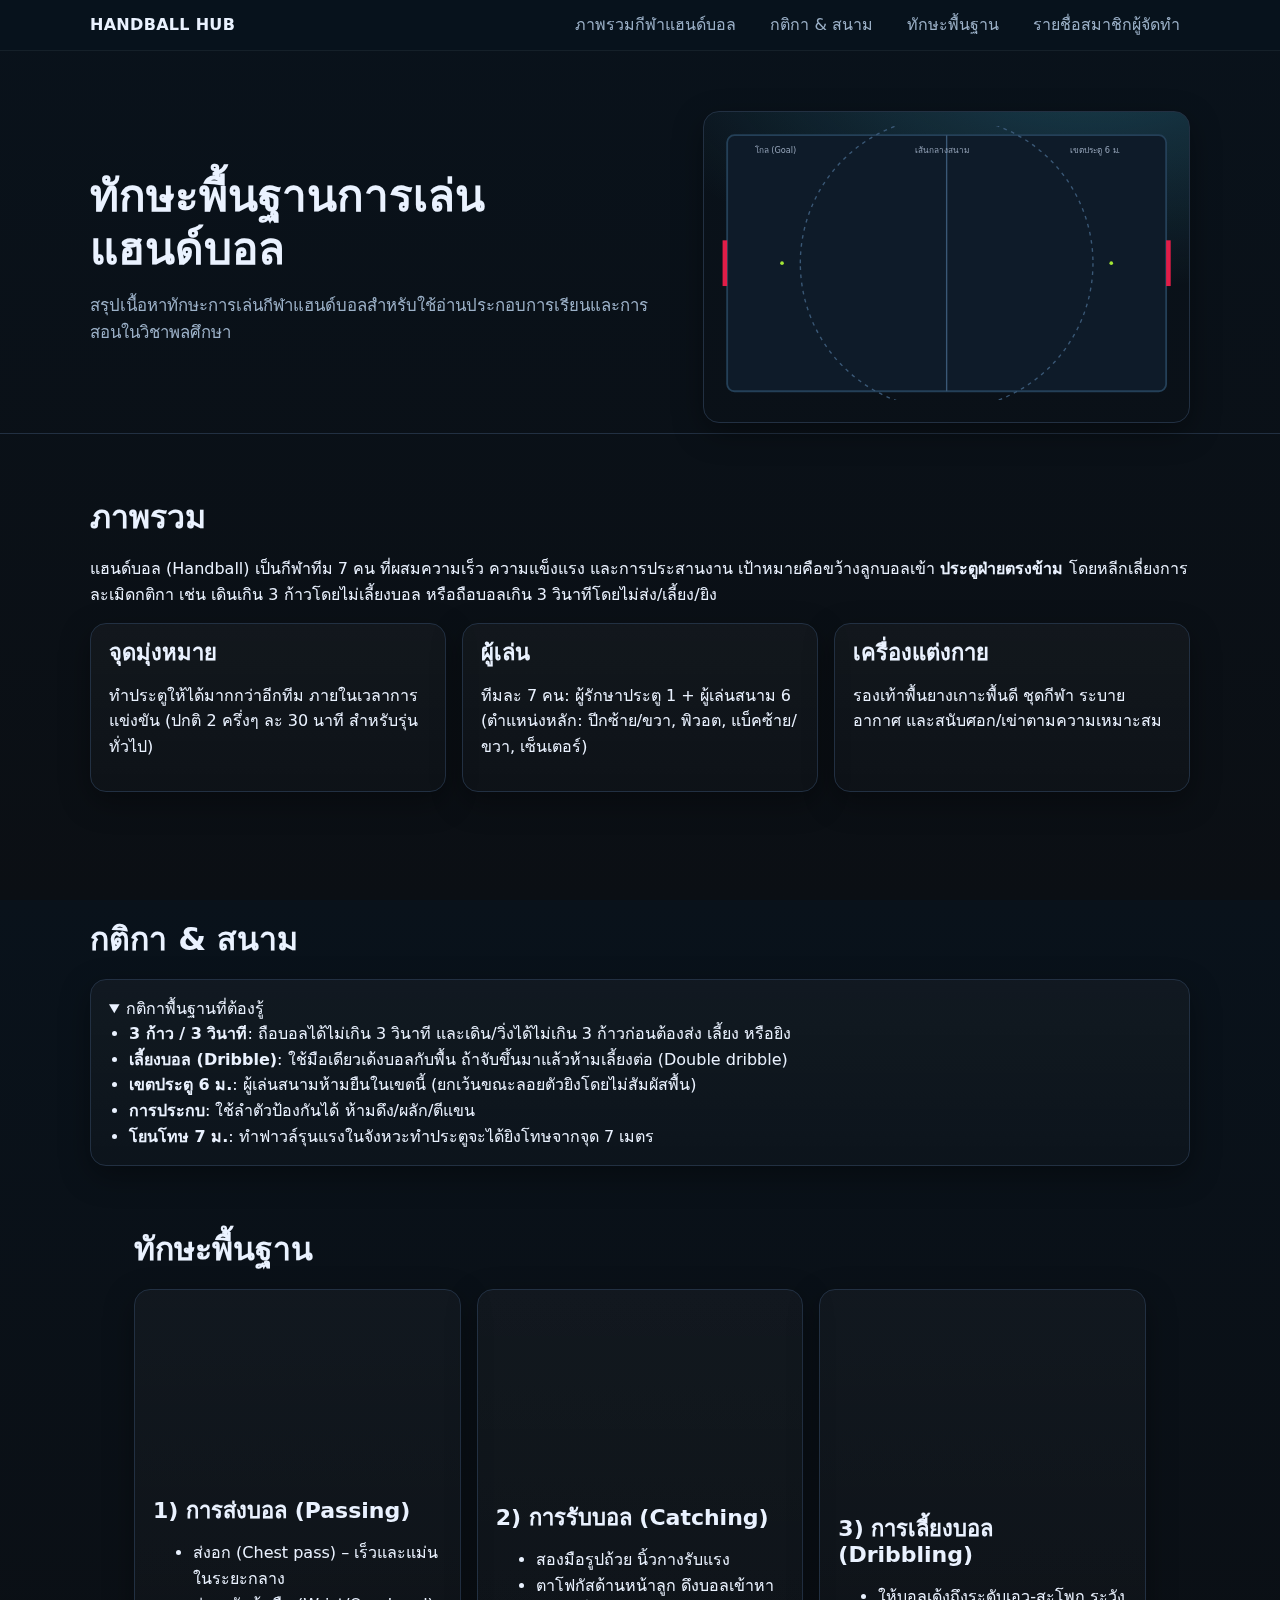
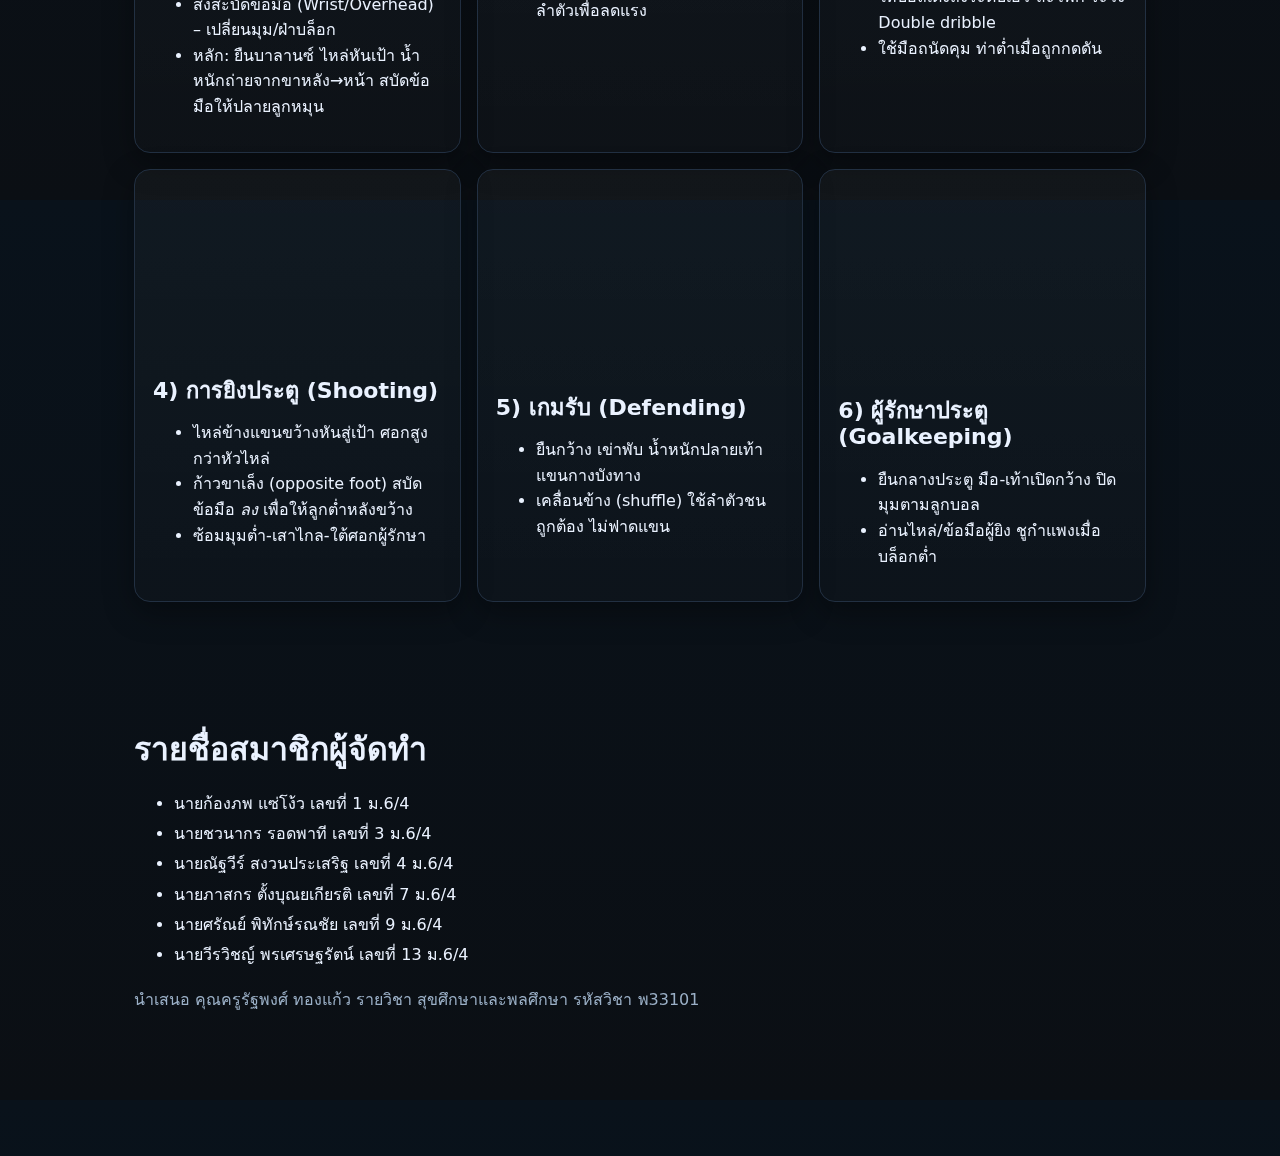
<file: index.html>
<!DOCTYPE html>
<html lang="th">
<head>
  <meta charset="utf-8" />
  <meta name="viewport" content="width=device-width, initial-scale=1" />
  <title>ทักษะพื้นฐานการเล่นแฮนด์บอล | PE Project</title>
  <meta name="description" content="เว็บไซต์สรุปเนื้อหาทักษะพื้นฐานการเล่นแฮนด์บอล เหมาะสำหรับนักเรียนรายวิชาพลศึกษา" />
  <link rel="stylesheet" href="style.css" />
</head>
<body>
  <header class="site-header">
    <nav class="nav container">
      <a class="brand" href="#home" aria-label="ไปยังหน้าแรก">HANDBALL HUB</a>
      <button class="nav-toggle" aria-label="สลับเมนู" aria-expanded="false">☰</button>
      <ul class="nav-list">
        <li><a href="#overview">ภาพรวมกีฬาแฮนด์บอล</a></li>
        <li><a href="#rules">กติกา & สนาม</a></li>
        <li><a href="#skills">ทักษะพื้นฐาน</a></li>
        <li><a href="#resources">รายชื่อสมาชิกผู้จัดทำ</a></li>
      </ul>
    </nav>
  </header>

  <main id="home">
    <section class="hero">
      <div class="container hero-grid">
        <div>
          <h1>ทักษะพื้นฐานการเล่นแฮนด์บอล</h1>
          <p class="lead">สรุปเนื้อหาทักษะการเล่นกีฬาแฮนด์บอลสำหรับใช้อ่านประกอบการเรียนและการสอนในวิชาพลศึกษา</p>
        </div>
        <div class="court-card" aria-label="ภาพสนามแฮนด์บอลแบบสเก็ตช์">
          <!-- Inline SVG court (เรียบง่าย/สัดส่วนใกล้เคียงจริง) -->
          <svg viewBox="0 0 1000 600" role="img" aria-labelledby="courtTitle">
            <title id="courtTitle">ผังสนามแฮนด์บอล</title>
            <rect x="20" y="20" width="960" height="560" rx="16" class="court"/>
            <!-- Mid line -->
            <line x1="500" y1="20" x2="500" y2="580" class="line"/>
            <!-- Goals -->
            <rect x="10" y="250" width="10" height="100" class="goal"/>
            <rect x="980" y="250" width="10" height="100" class="goal"/>
            <!-- 6m arcs (สมมุติเป็นเส้นประ) -->
            <path d="M180,300 a320,320 0 0,1 640,0" class="arc dashed"/>
            <path d="M820,300 a320,320 0 0,1 -640,0" class="arc dashed"/>
            <!-- 7m dots -->
            <circle cx="140" cy="300" r="4" class="dot"/>
            <circle cx="860" cy="300" r="4" class="dot"/>
            <!-- Labels -->
            <text x="80" y="60" class="label">โกล (Goal)</text>
            <text x="430" y="60" class="label">เส้นกลางสนาม</text>
            <text x="770" y="60" class="label">เขตประตู 6 ม.</text>
          </svg>
        </div>
      </div>
    </section>

    <section id="overview" class="section container">
      <h2>ภาพรวม</h2>
      <p>แฮนด์บอล (Handball) เป็นกีฬาทีม 7 คน ที่ผสมความเร็ว ความแข็งแรง และการประสานงาน เป้าหมายคือขว้างลูกบอลเข้า <strong>ประตูฝ่ายตรงข้าม</strong> โดยหลีกเลี่ยงการละเมิดกติกา เช่น เดินเกิน 3 ก้าวโดยไม่เลี้ยงบอล หรือถือบอลเกิน 3 วินาทีโดยไม่ส่ง/เลี้ยง/ยิง</p>
      <div class="overview-grid">
        <article class="card">
          <h3>จุดมุ่งหมาย</h3>
          <p>ทำประตูให้ได้มากกว่าอีกทีม ภายในเวลาการแข่งขัน (ปกติ 2 ครึ่งๆ ละ 30 นาที สำหรับรุ่นทั่วไป)</p>
        </article>
        <article class="card">
          <h3>ผู้เล่น</h3>
          <p>ทีมละ 7 คน: ผู้รักษาประตู 1 + ผู้เล่นสนาม 6 (ตำแหน่งหลัก: ปีกซ้าย/ขวา, พิวอต, แบ็คซ้าย/ขวา, เซ็นเตอร์)</p>
        </article>
        <article class="card">
          <h3>เครื่องแต่งกาย</h3>
          <p>รองเท้าพื้นยางเกาะพื้นดี ชุดกีฬา ระบายอากาศ และสนับศอก/เข่าตามความเหมาะสม</p>
        </article>
      </div>
    </section>

    <section id="rules" class="section container">
      <h2>กติกา & สนาม</h2>
      <details class="card" open>
        <summary>กติกาพื้นฐานที่ต้องรู้</summary>
        <ul class="checklist">
          <li><strong>3 ก้าว / 3 วินาที</strong>: ถือบอลได้ไม่เกิน 3 วินาที และเดิน/วิ่งได้ไม่เกิน 3 ก้าวก่อนต้องส่ง เลี้ยง หรือยิง</li>
          <li><strong>เลี้ยงบอล (Dribble)</strong>: ใช้มือเดียวเด้งบอลกับพื้น ถ้าจับขึ้นมาแล้วห้ามเลี้ยงต่อ (Double dribble)</li>
          <li><strong>เขตประตู 6 ม.</strong>: ผู้เล่นสนามห้ามยืนในเขตนี้ (ยกเว้นขณะลอยตัวยิงโดยไม่สัมผัสพื้น)</li>
          <li><strong>การประกบ</strong>: ใช้ลำตัวป้องกันได้ ห้ามดึง/ผลัก/ตีแขน</li>
          <li><strong>โยนโทษ 7 ม.</strong>: ทำฟาวล์รุนแรงในจังหวะทำประตูจะได้ยิงโทษจากจุด 7 เมตร</li>
        </ul>
      </details>


    <section id="skills" class="section container">
      <h2>ทักษะพื้นฐาน</h2>
      <div class="skills-grid">
        <article class="card">
          <img src="p1.jpg" alt="ภาพประกอบทักษะที่ 1 การส่งบอล (Passing)" style="width:100%;border-radius:10px;margin-bottom:10px;">
          <h3>1) การส่งบอล (Passing)</h3>
          <ul>
            <li>ส่งอก (Chest pass) – เร็วและแม่นในระยะกลาง</li>
            <li>ส่งสะบัดข้อมือ (Wrist/Overhead) – เปลี่ยนมุม/ฝ่าบล็อก</li>
            <li>หลัก: ยืนบาลานซ์ ไหล่หันเป้า น้ำหนักถ่ายจากขาหลัง→หน้า สบัดข้อมือให้ปลายลูกหมุน</li>
          </ul>
        </article>

        <article class="card">
          <img src="p2.jpg" alt="ภาพประกอบทักษะที่ 2 การรับบอล (Catching)" style="width:100%;border-radius:10px;margin-bottom:10px;">
          <h3>2) การรับบอล (Catching)</h3>
          <ul>
            <li>สองมือรูปถ้วย นิ้วกางรับแรง</li>
            <li>ตาโฟกัสด้านหน้าลูก ดึงบอลเข้าหาลำตัวเพื่อลดแรง</li>
          </ul>
        </article>

        <article class="card">
          <img src="p3.webp" alt="ภาพประกอบทักษะที่ 3 การเลี้ยงบอล (Dribbling)" style="width:100%;border-radius:10px;margin-bottom:10px;">
          <h3>3) การเลี้ยงบอล (Dribbling)</h3>
          <ul>
            <li>ให้บอลเด้งถึงระดับเอว-สะโพก ระวัง Double dribble</li>
            <li>ใช้มือถนัดคุม ท่าต่ำเมื่อถูกกดดัน</li>
          </ul>
        </article>

        <article class="card">
          <img src="p4.jpg" alt="ภาพประกอบทักษะที่ 4 การยิงประตู (Shooting)" style="width:100%;border-radius:10px;margin-bottom:10px;">
          <h3>4) การยิงประตู (Shooting)</h3>
          <ul>
            <li>ไหล่ข้างแขนขว้างหันสู่เป้า ศอกสูงกว่าหัวไหล่</li>
            <li>ก้าวขาเล็ง (opposite foot) สบัดข้อมือ <em>ลง</em> เพื่อให้ลูกต่ำหลังขว้าง</li>
            <li>ซ้อมมุมต่ำ-เสาไกล-ใต้ศอกผู้รักษา</li>
          </ul>
        </article>

        <article class="card">
          <img src="p5.jpg" alt="ภาพประกอบทักษะที่ 5 เกมรับ (Defending)" style="width:100%;border-radius:10px;margin-bottom:10px;">
          <h3>5) เกมรับ (Defending)</h3>
          <ul>
            <li>ยืนกว้าง เข่าพับ น้ำหนักปลายเท้า แขนกางบังทาง</li>
            <li>เคลื่อนข้าง (shuffle) ใช้ลำตัวชนถูกต้อง ไม่ฟาดแขน</li>
          </ul>
        </article>

        <article class="card">
          <img src="p6.jpg" alt="ภาพประกอบทักษะที่ 6 ผู้รักษาประตู (Goalkeeping)" style="width:100%;border-radius:10px;margin-bottom:10px;">
          <h3>6) ผู้รักษาประตู (Goalkeeping)</h3>
          <ul>
            <li>ยืนกลางประตู มือ-เท้าเปิดกว้าง ปิดมุมตามลูกบอล</li>
            <li>อ่านไหล่/ข้อมือผู้ยิง ชูกำแพงเมื่อบล็อกต่ำ</li>
          </ul>
        </article>
      </div>
    </section>

    <section id="resources" class="section container">
      <h2>รายชื่อสมาชิกผู้จัดทำ</h2>
      <ul class="refs">
        <li>นายก้องภพ แซ่โง้ว เลขที่ 1 ม.6/4</li>
        <li>นายชวนากร รอดพาที เลขที่ 3 ม.6/4</li>
        <li>นายณัฐวีร์ สงวนประเสริฐ เลขที่ 4 ม.6/4</li>
        <li>นายภาสกร ตั้งบุณยเกียรติ เลขที่ 7 ม.6/4</li>
        <li>นายศรัณย์ พิทักษ์รณชัย เลขที่ 9 ม.6/4</li>
        <li>นายวีรวิชญ์ พรเศรษฐรัตน์ เลขที่ 13 ม.6/4</li>
      </ul>
      <p class="muted">นำเสนอ คุณครูรัฐพงศ์ ทองแก้ว รายวิชา สุขศึกษาและพลศึกษา รหัสวิชา พ33101</p>
    </section>
  </main>

  <!-- script.js ยังสามารถใช้ได้ (เมนูมือถือ ฯลฯ); ส่วนฟีเจอร์ที่ถูกลบจะไม่ถูกเรียกใช้ -->
  <script src="script.js"></script>
</body>
</html>
</file>
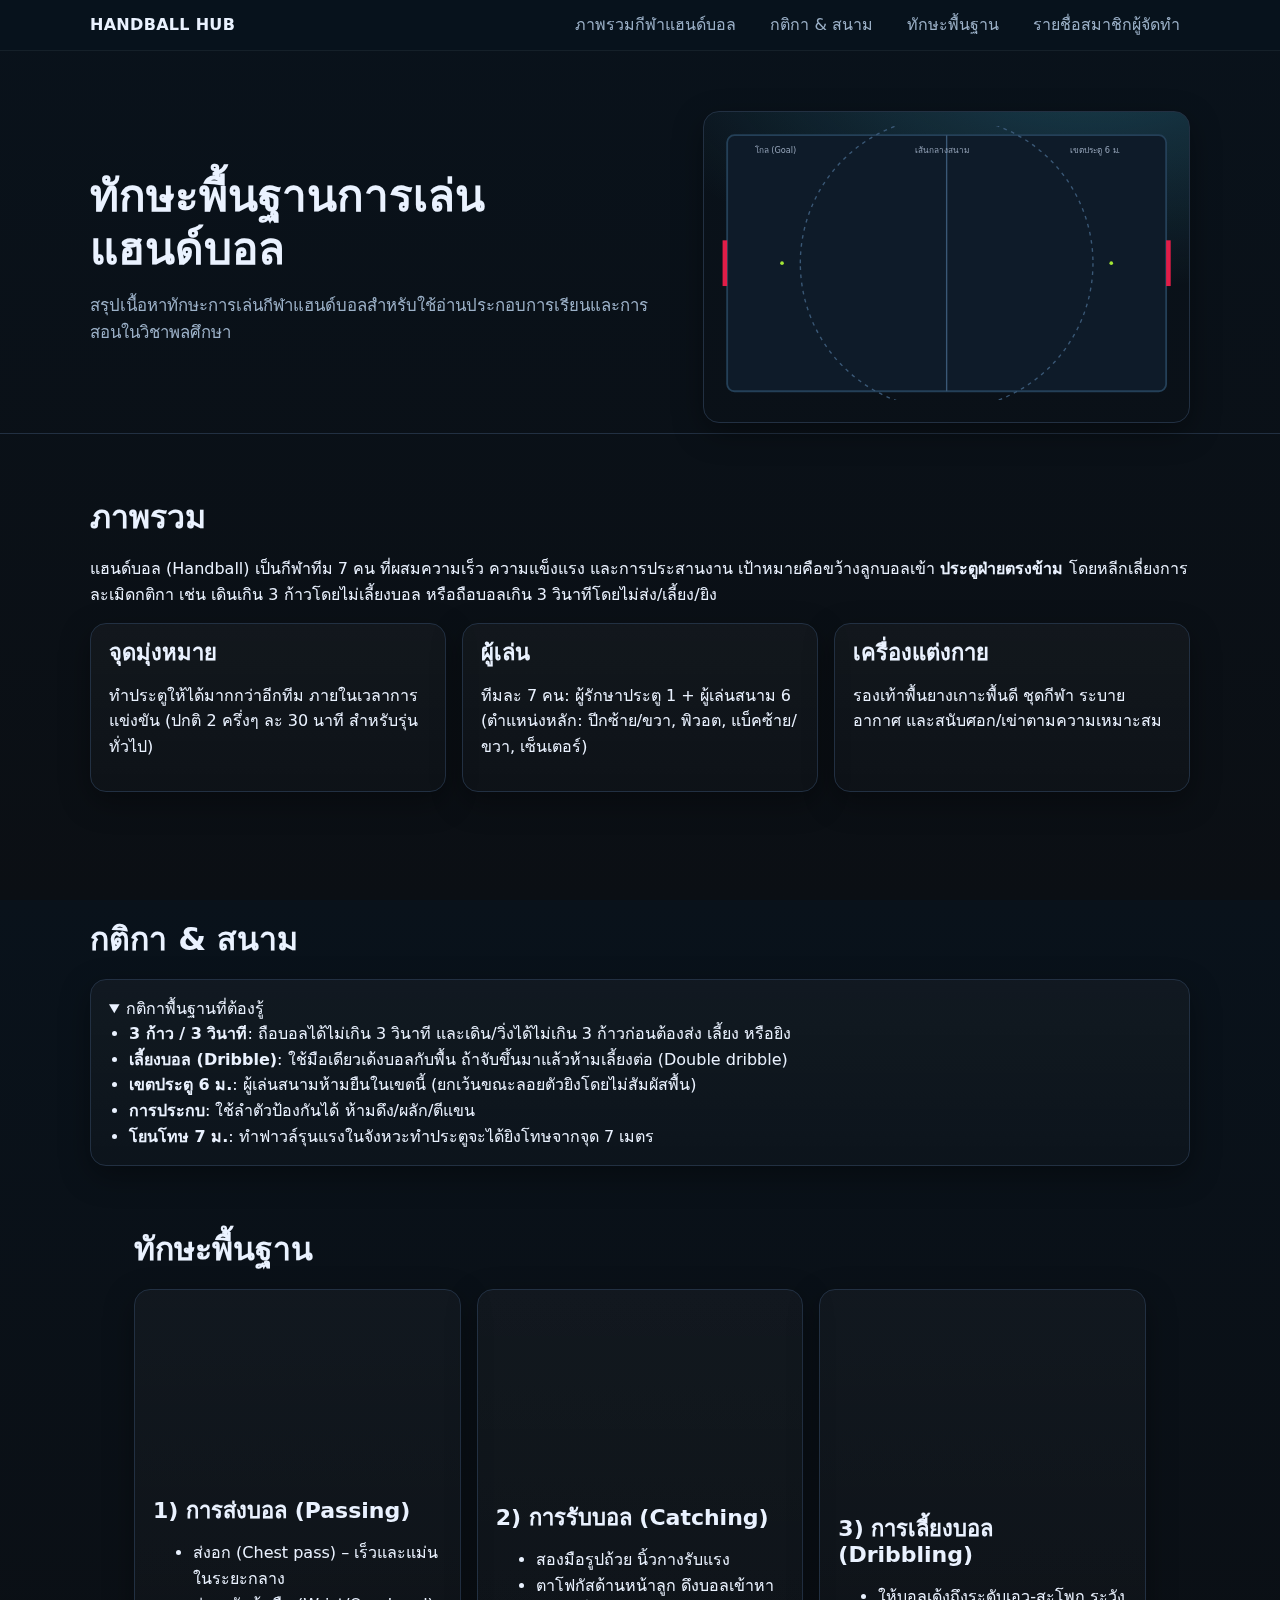
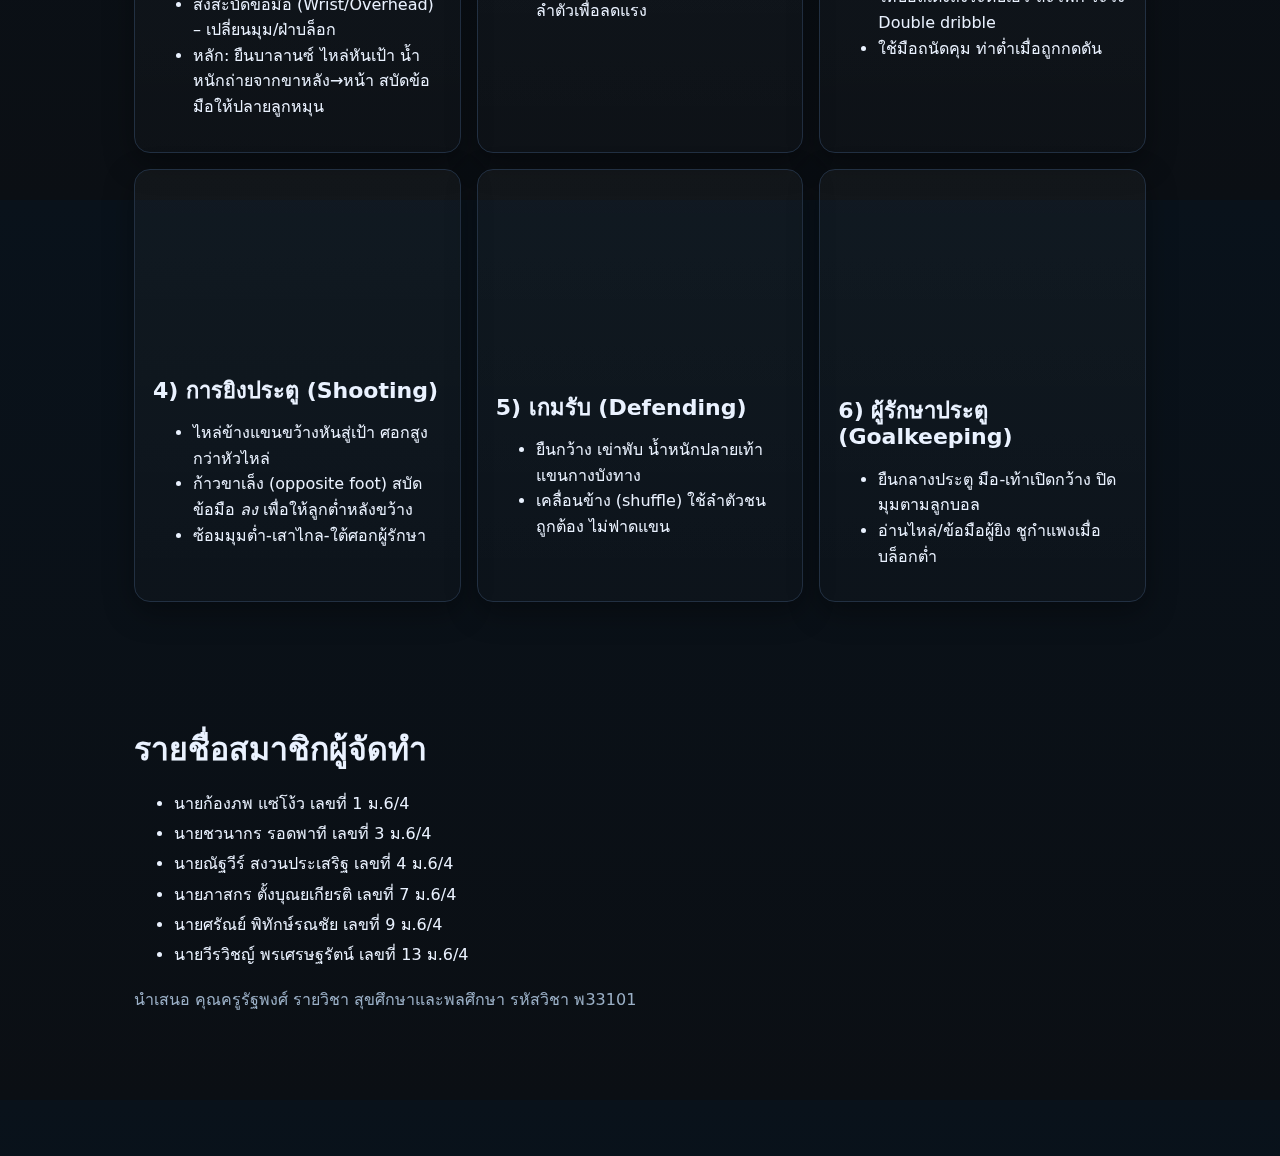
<file: HANDBALL_HUB.html>
<!DOCTYPE html>
<html lang="th">
<head>
  <meta charset="utf-8" />
  <meta name="viewport" content="width=device-width, initial-scale=1" />
  <title>ทักษะพื้นฐานการเล่นแฮนด์บอล | PE Project</title>
  <meta name="description" content="เว็บไซต์สรุปเนื้อหาทักษะพื้นฐานการเล่นแฮนด์บอล เหมาะสำหรับนักเรียนรายวิชาพลศึกษา" />
  <link rel="stylesheet" href="style.css" />
</head>
<body>
  <header class="site-header">
    <nav class="nav container">
      <a class="brand" href="#home" aria-label="ไปยังหน้าแรก">HANDBALL HUB</a>
      <button class="nav-toggle" aria-label="สลับเมนู" aria-expanded="false">☰</button>
      <ul class="nav-list">
        <li><a href="#overview">ภาพรวมกีฬาแฮนด์บอล</a></li>
        <li><a href="#rules">กติกา & สนาม</a></li>
        <li><a href="#skills">ทักษะพื้นฐาน</a></li>
        <li><a href="#resources">รายชื่อสมาชิกผู้จัดทำ</a></li>
      </ul>
    </nav>
  </header>

  <main id="home">
    <section class="hero">
      <div class="container hero-grid">
        <div>
          <h1>ทักษะพื้นฐานการเล่นแฮนด์บอล</h1>
          <p class="lead">สรุปเนื้อหาทักษะการเล่นกีฬาแฮนด์บอลสำหรับใช้อ่านประกอบการเรียนและการสอนในวิชาพลศึกษา</p>
        </div>
        <div class="court-card" aria-label="ภาพสนามแฮนด์บอลแบบสเก็ตช์">
          <!-- Inline SVG court (เรียบง่าย/สัดส่วนใกล้เคียงจริง) -->
          <svg viewBox="0 0 1000 600" role="img" aria-labelledby="courtTitle">
            <title id="courtTitle">ผังสนามแฮนด์บอล</title>
            <rect x="20" y="20" width="960" height="560" rx="16" class="court"/>
            <!-- Mid line -->
            <line x1="500" y1="20" x2="500" y2="580" class="line"/>
            <!-- Goals -->
            <rect x="10" y="250" width="10" height="100" class="goal"/>
            <rect x="980" y="250" width="10" height="100" class="goal"/>
            <!-- 6m arcs (สมมุติเป็นเส้นประ) -->
            <path d="M180,300 a320,320 0 0,1 640,0" class="arc dashed"/>
            <path d="M820,300 a320,320 0 0,1 -640,0" class="arc dashed"/>
            <!-- 7m dots -->
            <circle cx="140" cy="300" r="4" class="dot"/>
            <circle cx="860" cy="300" r="4" class="dot"/>
            <!-- Labels -->
            <text x="80" y="60" class="label">โกล (Goal)</text>
            <text x="430" y="60" class="label">เส้นกลางสนาม</text>
            <text x="770" y="60" class="label">เขตประตู 6 ม.</text>
          </svg>
        </div>
      </div>
    </section>

    <section id="overview" class="section container">
      <h2>ภาพรวม</h2>
      <p>แฮนด์บอล (Handball) เป็นกีฬาทีม 7 คน ที่ผสมความเร็ว ความแข็งแรง และการประสานงาน เป้าหมายคือขว้างลูกบอลเข้า <strong>ประตูฝ่ายตรงข้าม</strong> โดยหลีกเลี่ยงการละเมิดกติกา เช่น เดินเกิน 3 ก้าวโดยไม่เลี้ยงบอล หรือถือบอลเกิน 3 วินาทีโดยไม่ส่ง/เลี้ยง/ยิง</p>
      <div class="overview-grid">
        <article class="card">
          <h3>จุดมุ่งหมาย</h3>
          <p>ทำประตูให้ได้มากกว่าอีกทีม ภายในเวลาการแข่งขัน (ปกติ 2 ครึ่งๆ ละ 30 นาที สำหรับรุ่นทั่วไป)</p>
        </article>
        <article class="card">
          <h3>ผู้เล่น</h3>
          <p>ทีมละ 7 คน: ผู้รักษาประตู 1 + ผู้เล่นสนาม 6 (ตำแหน่งหลัก: ปีกซ้าย/ขวา, พิวอต, แบ็คซ้าย/ขวา, เซ็นเตอร์)</p>
        </article>
        <article class="card">
          <h3>เครื่องแต่งกาย</h3>
          <p>รองเท้าพื้นยางเกาะพื้นดี ชุดกีฬา ระบายอากาศ และสนับศอก/เข่าตามความเหมาะสม</p>
        </article>
      </div>
    </section>

    <section id="rules" class="section container">
      <h2>กติกา & สนาม</h2>
      <details class="card" open>
        <summary>กติกาพื้นฐานที่ต้องรู้</summary>
        <ul class="checklist">
          <li><strong>3 ก้าว / 3 วินาที</strong>: ถือบอลได้ไม่เกิน 3 วินาที และเดิน/วิ่งได้ไม่เกิน 3 ก้าวก่อนต้องส่ง เลี้ยง หรือยิง</li>
          <li><strong>เลี้ยงบอล (Dribble)</strong>: ใช้มือเดียวเด้งบอลกับพื้น ถ้าจับขึ้นมาแล้วห้ามเลี้ยงต่อ (Double dribble)</li>
          <li><strong>เขตประตู 6 ม.</strong>: ผู้เล่นสนามห้ามยืนในเขตนี้ (ยกเว้นขณะลอยตัวยิงโดยไม่สัมผัสพื้น)</li>
          <li><strong>การประกบ</strong>: ใช้ลำตัวป้องกันได้ ห้ามดึง/ผลัก/ตีแขน</li>
          <li><strong>โยนโทษ 7 ม.</strong>: ทำฟาวล์รุนแรงในจังหวะทำประตูจะได้ยิงโทษจากจุด 7 เมตร</li>
        </ul>
      </details>


    <section id="skills" class="section container">
      <h2>ทักษะพื้นฐาน</h2>
      <div class="skills-grid">
        <article class="card">
          <img src="p1.jpg" alt="ภาพประกอบทักษะที่ 1 การส่งบอล (Passing)" style="width:100%;border-radius:10px;margin-bottom:10px;">
          <h3>1) การส่งบอล (Passing)</h3>
          <ul>
            <li>ส่งอก (Chest pass) – เร็วและแม่นในระยะกลาง</li>
            <li>ส่งสะบัดข้อมือ (Wrist/Overhead) – เปลี่ยนมุม/ฝ่าบล็อก</li>
            <li>หลัก: ยืนบาลานซ์ ไหล่หันเป้า น้ำหนักถ่ายจากขาหลัง→หน้า สบัดข้อมือให้ปลายลูกหมุน</li>
          </ul>
        </article>

        <article class="card">
          <img src="p2.jpg" alt="ภาพประกอบทักษะที่ 2 การรับบอล (Catching)" style="width:100%;border-radius:10px;margin-bottom:10px;">
          <h3>2) การรับบอล (Catching)</h3>
          <ul>
            <li>สองมือรูปถ้วย นิ้วกางรับแรง</li>
            <li>ตาโฟกัสด้านหน้าลูก ดึงบอลเข้าหาลำตัวเพื่อลดแรง</li>
          </ul>
        </article>

        <article class="card">
          <img src="p3.webp" alt="ภาพประกอบทักษะที่ 3 การเลี้ยงบอล (Dribbling)" style="width:100%;border-radius:10px;margin-bottom:10px;">
          <h3>3) การเลี้ยงบอล (Dribbling)</h3>
          <ul>
            <li>ให้บอลเด้งถึงระดับเอว-สะโพก ระวัง Double dribble</li>
            <li>ใช้มือถนัดคุม ท่าต่ำเมื่อถูกกดดัน</li>
          </ul>
        </article>

        <article class="card">
          <img src="p4.jpg" alt="ภาพประกอบทักษะที่ 4 การยิงประตู (Shooting)" style="width:100%;border-radius:10px;margin-bottom:10px;">
          <h3>4) การยิงประตู (Shooting)</h3>
          <ul>
            <li>ไหล่ข้างแขนขว้างหันสู่เป้า ศอกสูงกว่าหัวไหล่</li>
            <li>ก้าวขาเล็ง (opposite foot) สบัดข้อมือ <em>ลง</em> เพื่อให้ลูกต่ำหลังขว้าง</li>
            <li>ซ้อมมุมต่ำ-เสาไกล-ใต้ศอกผู้รักษา</li>
          </ul>
        </article>

        <article class="card">
          <img src="p5.jpg" alt="ภาพประกอบทักษะที่ 5 เกมรับ (Defending)" style="width:100%;border-radius:10px;margin-bottom:10px;">
          <h3>5) เกมรับ (Defending)</h3>
          <ul>
            <li>ยืนกว้าง เข่าพับ น้ำหนักปลายเท้า แขนกางบังทาง</li>
            <li>เคลื่อนข้าง (shuffle) ใช้ลำตัวชนถูกต้อง ไม่ฟาดแขน</li>
          </ul>
        </article>

        <article class="card">
          <img src="p6.jpg" alt="ภาพประกอบทักษะที่ 6 ผู้รักษาประตู (Goalkeeping)" style="width:100%;border-radius:10px;margin-bottom:10px;">
          <h3>6) ผู้รักษาประตู (Goalkeeping)</h3>
          <ul>
            <li>ยืนกลางประตู มือ-เท้าเปิดกว้าง ปิดมุมตามลูกบอล</li>
            <li>อ่านไหล่/ข้อมือผู้ยิง ชูกำแพงเมื่อบล็อกต่ำ</li>
          </ul>
        </article>
      </div>
    </section>

    <section id="resources" class="section container">
      <h2>รายชื่อสมาชิกผู้จัดทำ</h2>
      <ul class="refs">
        <li>นายก้องภพ แซ่โง้ว เลขที่ 1 ม.6/4</li>
        <li>นายชวนากร รอดพาที เลขที่ 3 ม.6/4</li>
        <li>นายณัฐวีร์ สงวนประเสริฐ เลขที่ 4 ม.6/4</li>
        <li>นายภาสกร ตั้งบุณยเกียรติ เลขที่ 7 ม.6/4</li>
        <li>นายศรัณย์ พิทักษ์รณชัย เลขที่ 9 ม.6/4</li>
        <li>นายวีรวิชญ์ พรเศรษฐรัตน์ เลขที่ 13 ม.6/4</li>
      </ul>
      <p class="muted">นำเสนอ คุณครูรัฐพงศ์ รายวิชา สุขศึกษาและพลศึกษา รหัสวิชา พ33101</p>
    </section>
  </main>

  <!-- script.js ยังสามารถใช้ได้ (เมนูมือถือ ฯลฯ); ส่วนฟีเจอร์ที่ถูกลบจะไม่ถูกเรียกใช้ -->
  <script src="script.js"></script>
</body>
</html>
</file>
<file: style.css>
/* ===== HANDBALL HUB — Clean, responsive, accessible ===== */
:root{
  --bg:#0b0f14;
  --card:#101720;
  --muted:#9bb0c7;
  --text:#eaf2ff;
  --accent:#4cc9f0;
  --accent-2:#22c55e;
  --line:#223042;
  --shadow: 0 10px 30px rgba(0,0,0,.35);
}

*{box-sizing:border-box}
html,body{height:100%}
body{
  margin:0;
  font-family: ui-sans-serif, system-ui, -apple-system, "Segoe UI", Roboto, "Noto Sans Thai", "Noto Sans", Arial, "Apple Color Emoji", "Segoe UI Emoji";
  color:var(--text);
  background:linear-gradient(180deg,#09121b 0%, #0b0f14 100%);
  line-height:1.6;
}

.container{width:min(1100px, 92%); margin-inline:auto}
.section{padding:64px 0}
h1,h2,h3{line-height:1.2;margin:0 0 12px}
h1{font-size: clamp(28px, 4vw, 44px)}
h2{font-size: clamp(22px, 3vw, 32px); margin-bottom: 20px}
h3{font-size: clamp(18px, 2.2vw, 22px)}
.lead{color:var(--muted);font-size:1.05rem;max-width:60ch}
.muted{color: var(--muted)}

/* ===== Header / Nav ===== */
.site-header{
  position: sticky; top:0; z-index:50;
  background:rgba(9,18,27,.7);
  backdrop-filter:saturate(160%) blur(8px);
  border-bottom: 1px solid rgba(255,255,255,.06);
}
.nav{display:flex; align-items:center; gap:16px; padding:12px 0}
.brand{font-weight:800; text-decoration:none; color:var(--text); letter-spacing:.3px}
.nav-toggle{
  display:none; background:none; border:1px solid var(--line); color:var(--text);
  padding:6px 10px; border-radius:10px
}
.nav-list{list-style:none; display:flex; gap:14px; margin:0 0 0 auto; padding:0}
.nav-list a{
  color:var(--muted); text-decoration:none; padding:8px 10px; border-radius:10px
}
.nav-list a:hover, .nav-list a:focus-visible{
  color:var(--text); background:rgba(255,255,255,.06); outline:none
}

@media (max-width: 820px){
  .nav-toggle{display:block; margin-left:auto}
  .nav-list{
    display:none; flex-direction:column; background:#0b121a;
    position:absolute; right:4%; top:58px; width:220px; padding:12px;
    border:1px solid var(--line); border-radius:12px; box-shadow: var(--shadow)
  }
  .nav-list.show{display:flex}
}

/* ===== Hero ===== */
.hero{padding: 60px 0 10px; border-bottom:1px solid var(--line)}
.hero-grid{
  display:grid; grid-template-columns: 1.2fr 1fr; gap:28px; align-items:center
}
@media (max-width:900px){.hero-grid{grid-template-columns:1fr}}

/* Buttons */
.btn{
  display:inline-block; padding:10px 14px; border-radius:12px; text-decoration:none;
  border:1px solid var(--line); color:var(--text);
  margin-right:8px; margin-top:8px; box-shadow: var(--shadow)
}
.btn.primary{
  background:linear-gradient(45deg,var(--accent), #a78bfa);
  border:0; color:#081018; font-weight:700
}

/* Court SVG card */
.court-card{
  background: radial-gradient(1200px 600px at 80% -20%, rgba(76,201,240,.25), transparent 40%);
  border:1px solid var(--line); border-radius:16px; padding:14px; box-shadow: var(--shadow)
}
svg{width:100%; height:auto}
.court{fill:#0e1b29; stroke:#244058; stroke-width:4}
.line{stroke:#3A5876; stroke-width:3}
.goal{fill:#e11d48}
.arc{fill:none; stroke:#3A5876; stroke-width:3}
.dashed{stroke-dasharray:8 10}
.dot{fill:#a3e635}
.label{fill:#94a3b8; font-size:18px}

/* ===== Content grids ===== */
.overview-grid, .skills-grid{display:grid; gap:16px}
.overview-grid{grid-template-columns: repeat(3, 1fr)}
.skills-grid{grid-template-columns: repeat(3, 1fr)}
@media (max-width:1000px){
  .overview-grid{grid-template-columns: repeat(2, 1fr)}
  .skills-grid{grid-template-columns: repeat(2, 1fr)}
}
@media (max-width:700px){
  .overview-grid, .skills-grid{grid-template-columns: 1fr}
}

/* Card */
.card{
  background: linear-gradient(180deg, rgba(255,255,255,.03), rgba(255,255,255,.01));
  border:1px solid var(--line); border-radius:16px; padding:16px 18px;
  box-shadow: var(--shadow)
}

/* Lists / positions */
.checklist{margin:0; padding-left:20px}
.positions{
  display:grid; grid-template-columns:repeat(5, minmax(120px,1fr)); gap:10px
}
.positions > div{
  background:#0b1622; border:1px solid var(--line); padding:10px;
  border-radius:10px; text-align:center
}
@media (max-width:900px){.positions{grid-template-columns:repeat(2, 1fr)}}

/* Skills images reveal (paired with script.js) */
#skills img{opacity:0; transition: opacity .4s ease}
#skills img.img-loaded{opacity:1}

/* Refs */
.refs{line-height:1.9}

/* Focus visible for keyboard users */
:focus-visible{
  outline:2px solid var(--accent);
  outline-offset:2px;
  border-radius:10px;
}
</file>
